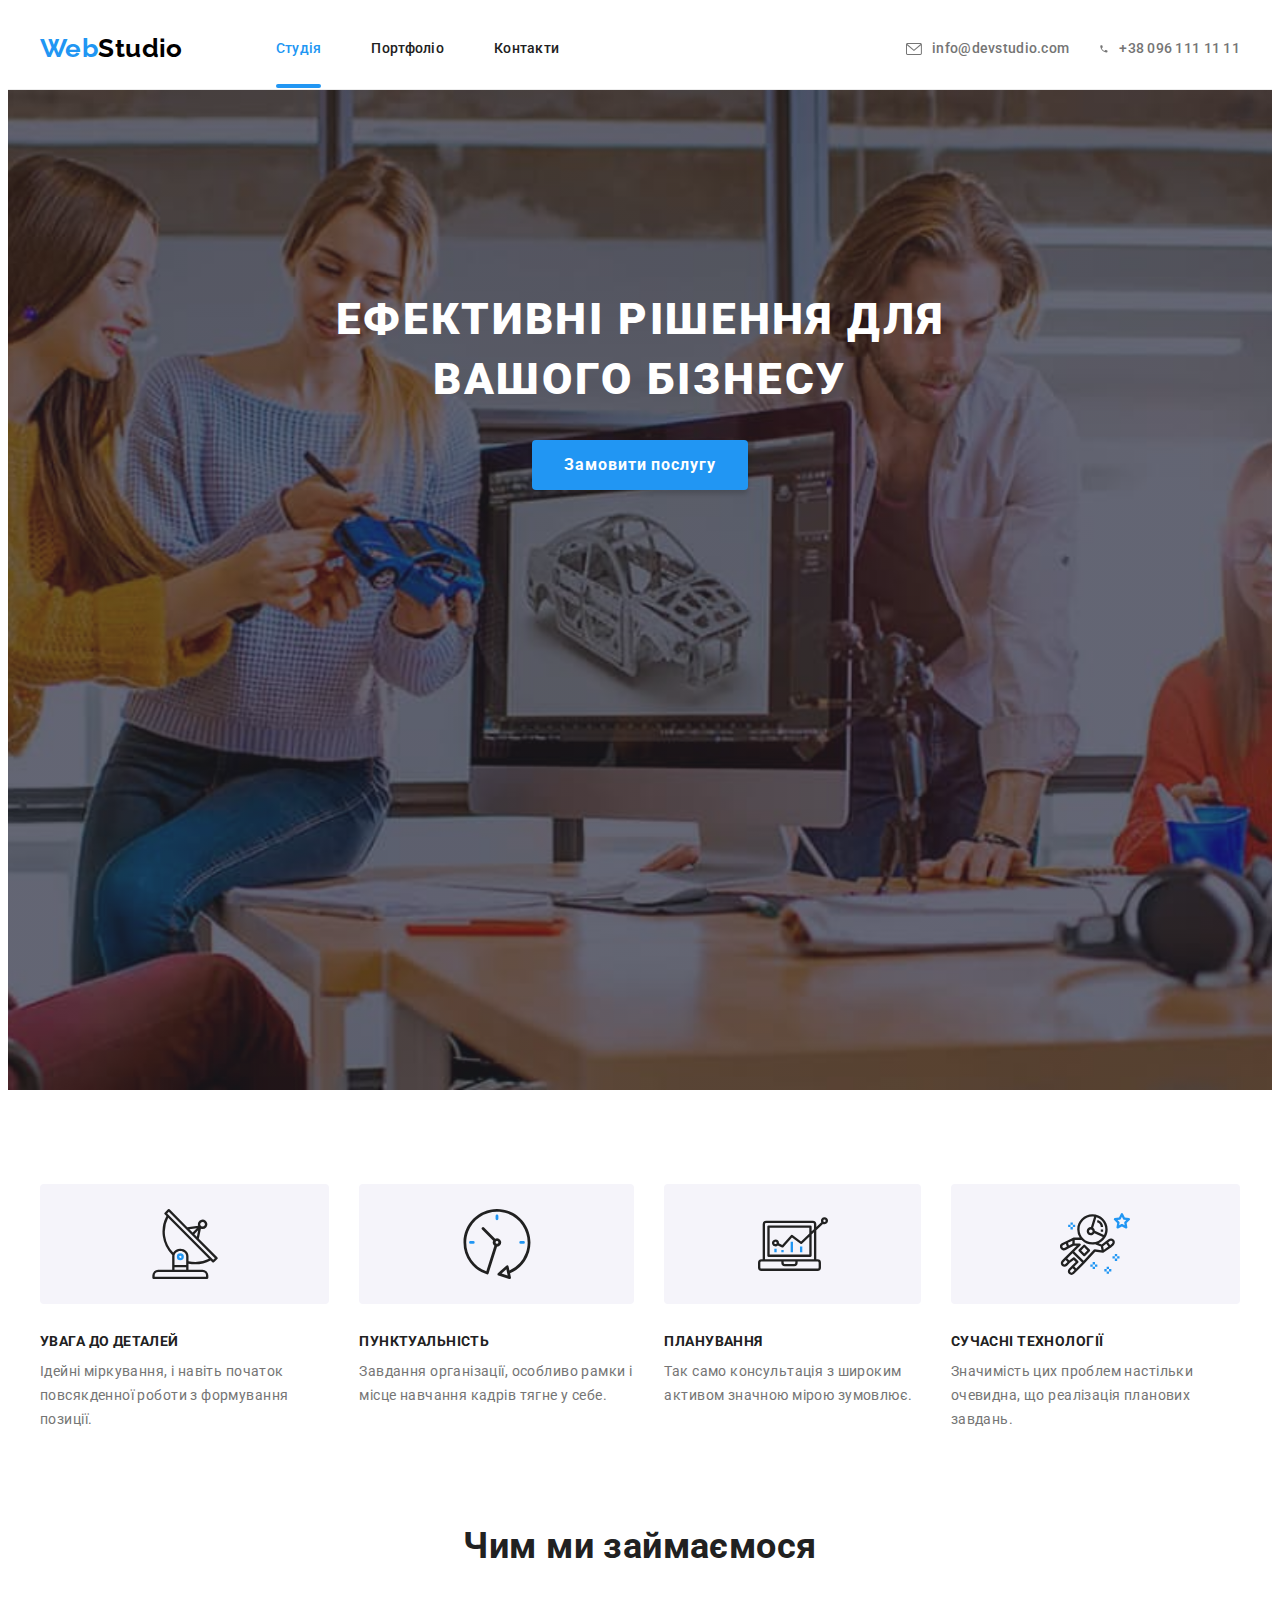
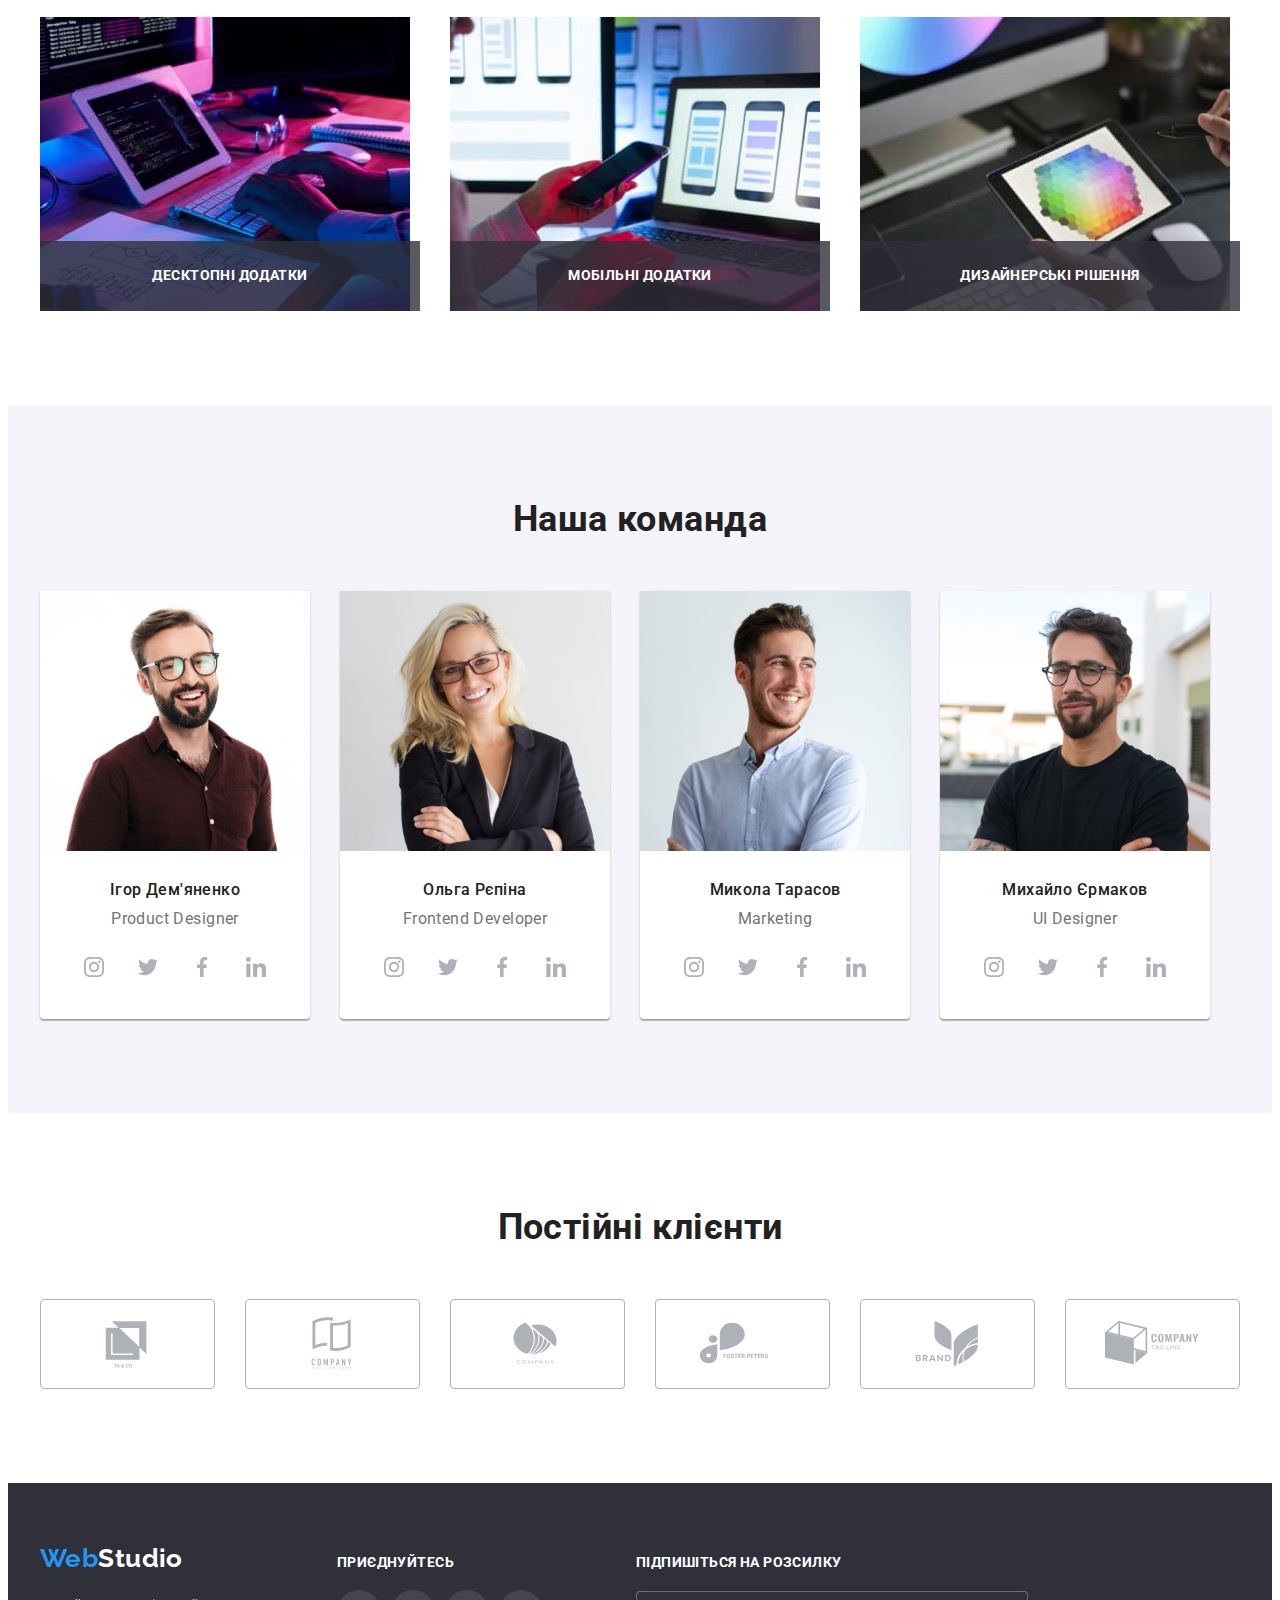
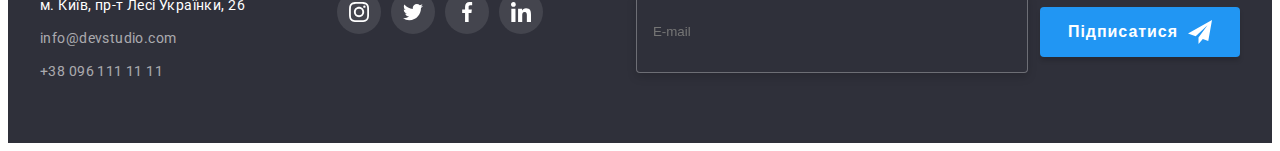
<file: index.html>
<!DOCTYPE html>
<html lang="uk">
  <head>
    <meta charset="UTF-8" />
    <meta http-equiv="X-UA-Compatible" content="IE=edge" />
    <meta name="viewport" content="width=device-width, initial-scale=1.0" />
    <title>WebStudio</title>
    <link rel="preconnect" href="https://fonts.googleapis.com" />
    <link rel="preconnect" href="https://fonts.gstatic.com" crossorigin />
    <link
      href="https://fonts.googleapis.com/css2?family=Raleway:wght@700&family=Roboto:wght@400;500;700;900&display=swap"
      rel="stylesheet"
    />
    <link
      rel="stylesheet"
      href="https://cdnjs.cloudflare.com/ajax/libs/modern-normalize/1.1.0/modern-normalize.min.css"
      integrity="sha512-wpPYUAdjBVSE4KJnH1VR1HeZfpl1ub8YT/NKx4PuQ5NmX2tKuGu6U/JRp5y+Y8XG2tV+wKQpNHVUX03MfMFn9Q=="
      crossorigin="anonymous"
      referrerpolicy="no-referrer"
    />
    <link rel="stylesheet" href="./css/styles.css" />
  </head>
  <body>
    <header class="head">
      <!--Логотип-->
      <div class="container head-container">
        <nav class="navigation">
          <a href="index.html" class="logo link"
            >Web<span class="logo-black">Studio</span></a
          >
          <ul class="site-nav list">
            <li>
              <a class="nav-link link current" href="index.html">Студія</a>
            </li>
            <li>
              <a class="nav-link link" href="portfolio.html">Портфоліо</a>
            </li>
            <li><a class="nav-link link" href="index.html">Контакти</a></li>
          </ul>
        </nav>
        <ul class="contacts list">
          <li class="contacts-mail">
            <a class="contacts-link link" href="mailto:info@devstudio.com">
              <svg class="mail-icon" width="16" height="12">
                <use href="./images/symbol-defs.svg#icon-envelope"></use></svg
              >info@devstudio.com</a
            >
          </li>
          <li class="contacts-tel">
            <a class="contacts-link link" href="tel:+380961111111">
              <svg class="phone-icon" width="10" height="16">
                <use href="./images/symbol-defs.svg#icon-phone"></use></svg
              >+38 096 111 11 11</a
            >
          </li>
        </ul>
      </div>
    </header>
    <main>
      <section class="hero section">
        <div class="container hero-container">
          <h1 class="hero-title">Ефективні рішення для вашого бізнесу</h1>
          <button class="hero-button" type="button" data-modal-open>
            Замовити послугу
          </button>
        </div>
      </section>
      <section class="feature section">
        <div class="container">
          <h2 class="visually-hidden">Особливості</h2>
          <ul class="feature-list feature-container">
            <li class="feature-item list">
              <div class="svg-container">
                <svg class="antenna-icon" width="70" height="70">
                  <use href="./images/symbol-defs.svg#icon-antenna-1"></use>
                </svg>
              </div>
              <h3 class="feature-head">Увага до деталей</h3>
              <p class="feature-content">
                Ідейні міркування, і навіть початок повсякденної роботи з
                формування позиції.
              </p>
            </li>
            <li class="feature-item list">
              <div class="svg-container">
                <svg class="clock-icon" width="70" height="70">
                  <use href="./images/symbol-defs.svg#icon-clock-1"></use>
                </svg>
              </div>
              <h3 class="feature-head">Пунктуальність</h3>
              <p class="feature-content">
                Завдання організації, особливо рамки і місце навчання кадрів
                тягне у себе.
              </p>
            </li>
            <li class="feature-item list">
              <div class="svg-container">
                <svg class="diagram-icon" width="70" height="70">
                  <use href="./images/symbol-defs.svg#icon-diagram-1"></use>
                </svg>
              </div>
              <h3 class="feature-head">Планування</h3>
              <p class="feature-content">
                Так само консультація з широким активом значною мірою зумовлює.
              </p>
            </li>
            <li class="feature-item list">
              <div class="svg-container">
                <svg class="astronaut-icon" width="70" height="70">
                  <use href="./images/symbol-defs.svg#icon-astronaut-1"></use>
                </svg>
              </div>
              <h3 class="feature-head">Сучасні технології</h3>
              <p class="feature-content">
                Значимість цих проблем настільки очевидна, що реалізація
                планових завдань.
              </p>
            </li>
          </ul>
        </div>
      </section>
      <section class="projects section">
        <div class="container">
          <h2 class="projects-title">Чим ми займаємося</h2>
          <ul class="projects-list projects-container">
            <li class="projects-item list">
              <img
                class="projects-image"
                src="./images/img1.jpg"
                alt="Розробка"
                width="370"
              />
              <p class="projects-overlay-title">Десктопні додатки</p>
            </li>
            <li class="projects-item list">
              <img
                class="projects-image"
                src="./images/img2.jpg"
                alt="Розробка"
                width="370"
              />
              <p class="projects-overlay-title">Мобільні додатки</p>
            </li>
            <li class="projects-item list">
              <img
                class="projects-image"
                src="./images/img3.jpg"
                alt="Розробка"
                width="370"
              />
              <p class="projects-overlay-title">Дизайнерські рішення</p>
            </li>
          </ul>
        </div>
      </section>
      <section class="team section">
        <div class="container">
          <h2 class="team-title">Наша команда</h2>
          <ul class="team-list team-container">
            <li class="team-item list">
              <img
                class="team-link"
                src="images/img.jpg"
                alt="Дизайнер"
                width="270"
              />
              <div class="team-box">
                <h3 class="team-name">Ігор Дем'яненко</h3>
                <p class="team-post" lang="en">Product Designer</p>
                <ul class="social list">
                  <li class="social-item">
                    <a
                      class="social-internet-link link"
                      href="https://www.instagram.com"
                      target="_blank"
                      rel="noopener noreferrer nofollow"
                      ><svg class="social-icons" width="20" height="20">
                        <use
                          href="./images/symbol-defs.svg#icon-instagram-2"
                        ></use></svg
                    ></a>
                  </li>
                  <li class="social-item">
                    <a
                      class="social-internet-link link"
                      href="https://twitter.com"
                      target="_blank"
                      rel="noopener noreferrer nofollow"
                      ><svg class="social-icons" width="20" height="20">
                        <use
                          href="./images/symbol-defs.svg#icon-twitter-1"
                        ></use></svg
                    ></a>
                  </li>
                  <li class="social-item">
                    <a
                      class="social-internet-link link"
                      href="https://www.facebook.com"
                      target="_blank"
                      rel="noopener noreferrer nofollow"
                      ><svg class="social-icons" width="20" height="20">
                        <use
                          href="./images/symbol-defs.svg#icon-facebook-1"
                        ></use></svg
                    ></a>
                  </li>
                  <li class="social-item">
                    <a
                      class="social-internet-link link"
                      href="https://www.linkedin.com"
                      target="_blank"
                      rel="noopener noreferrer nofollow"
                      ><svg class="social-icons" width="20" height="20">
                        <use
                          href="./images/symbol-defs.svg#icon-linkedin-1"
                        ></use></svg
                    ></a>
                  </li>
                </ul>
              </div>
            </li>
            <li class="team-item list">
              <img
                class="team-link"
                src="images/img(1).jpg"
                alt="Розробник"
                width="270"
              />
              <div class="team-box">
                <h3 class="team-name">Ольга Рєпіна</h3>
                <p class="team-post" lang="en">Frontend Developer</p>
                <ul class="social list">
                  <li class="social-item">
                    <a
                      class="social-internet-link link"
                      href="https://www.instagram.com"
                      target="_blank"
                      rel="noopener noreferrer nofollow"
                      ><svg class="social-icons" width="20" height="20">
                        <use
                          href="./images/symbol-defs.svg#icon-instagram-2"
                        ></use></svg
                    ></a>
                  </li>
                  <li class="social-item">
                    <a
                      class="social-internet-link link"
                      href="https://twitter.com"
                      target="_blank"
                      rel="noopener noreferrer nofollow"
                      ><svg class="social-icons" width="20" height="20">
                        <use
                          href="./images/symbol-defs.svg#icon-twitter-1"
                        ></use></svg
                    ></a>
                  </li>
                  <li class="social-item">
                    <a
                      class="social-internet-link link"
                      href="https://www.facebook.com"
                      target="_blank"
                      rel="noopener noreferrer nofollow"
                      ><svg class="social-icons" width="20" height="20">
                        <use
                          href="./images/symbol-defs.svg#icon-facebook-1"
                        ></use></svg
                    ></a>
                  </li>
                  <li class="social-item">
                    <a
                      class="social-internet-link link"
                      href="https://www.linkedin.com"
                      target="_blank"
                      rel="noopener noreferrer nofollow"
                      ><svg class="social-icons" width="20" height="20">
                        <use
                          href="./images/symbol-defs.svg#icon-linkedin-1"
                        ></use></svg
                    ></a>
                  </li>
                </ul>
              </div>
            </li>
            <li class="team-item list">
              <img
                class="team-link"
                src="images/img(2).jpg"
                alt="Маркетолог"
                width="270"
              />
              <div class="team-box">
                <h3 class="team-name">Микола Тарасов</h3>
                <p class="team-post" lang="en">Marketing</p>
                <ul class="social list">
                  <li class="social-item">
                    <a
                      class="social-internet-link link"
                      href="https://www.instagram.com"
                      target="_blank"
                      rel="noopener noreferrer nofollow"
                      ><svg class="social-icons" width="20" height="20">
                        <use
                          href="./images/symbol-defs.svg#icon-instagram-2"
                        ></use></svg
                    ></a>
                  </li>
                  <li class="social-item">
                    <a
                      class="social-internet-link link"
                      href="https://twitter.com"
                      target="_blank"
                      rel="noopener noreferrer nofollow"
                      ><svg class="social-icons" width="20" height="20">
                        <use
                          href="./images/symbol-defs.svg#icon-twitter-1"
                        ></use></svg
                    ></a>
                  </li>
                  <li class="social-item">
                    <a
                      class="social-internet-link link"
                      href="https://www.facebook.com"
                      target="_blank"
                      rel="noopener noreferrer nofollow"
                      ><svg class="social-icons" width="20" height="20">
                        <use
                          href="./images/symbol-defs.svg#icon-facebook-1"
                        ></use></svg
                    ></a>
                  </li>
                  <li class="social-item">
                    <a
                      class="social-internet-link link"
                      href="https://www.linkedin.com"
                      target="_blank"
                      rel="noopener noreferrer nofollow"
                      ><svg class="social-icons" width="20" height="20">
                        <use
                          href="./images/symbol-defs.svg#icon-linkedin-1"
                        ></use></svg
                    ></a>
                  </li>
                </ul>
              </div>
            </li>
            <li class="team-item list">
              <img
                class="team-link"
                src="images/img(3).jpg"
                alt="UI Дизайнер"
                width="270"
              />
              <div class="team-box">
                <h3 class="team-name">Михайло Єрмаков</h3>
                <p class="team-post" lang="en">UI Designer</p>
                <ul class="social list">
                  <li class="social-item">
                    <a
                      class="social-internet-link link"
                      href="https://www.instagram.com"
                      target="_blank"
                      rel="noopener noreferrer nofollow"
                      ><svg class="social-icons" width="20" height="20">
                        <use
                          href="./images/symbol-defs.svg#icon-instagram-2"
                        ></use></svg
                    ></a>
                  </li>
                  <li class="social-item">
                    <a
                      class="social-internet-link link"
                      href="https://twitter.com"
                      target="_blank"
                      rel="noopener noreferrer nofollow"
                      ><svg class="social-icons" width="20" height="20">
                        <use
                          href="./images/symbol-defs.svg#icon-twitter-1"
                        ></use></svg
                    ></a>
                  </li>
                  <li class="social-item">
                    <a
                      class="social-internet-link link"
                      href="https://www.facebook.com"
                      target="_blank"
                      rel="noopener noreferrer nofollow"
                      ><svg class="social-icons" width="20" height="20">
                        <use
                          href="./images/symbol-defs.svg#icon-facebook-1"
                        ></use></svg
                    ></a>
                  </li>
                  <li class="social-item">
                    <a
                      class="social-internet-link link"
                      href="https://www.linkedin.com"
                      target="_blank"
                      rel="noopener noreferrer nofollow"
                      ><svg class="social-icons" width="20" height="20">
                        <use
                          href="./images/symbol-defs.svg#icon-linkedin-1"
                        ></use></svg
                    ></a>
                  </li>
                </ul>
              </div>
            </li>
          </ul>
        </div>
      </section>
      <section class="brands section">
        <div class="container">
          <h2 class="brands-title">Постійні клієнти</h2>
          <ul class="brands-list list">
            <li class="brands-item">
              <a class="brands-link" href="./index.html"
                ><svg class="brands-icon" width="106" height="60">
                  <use href="./images/symbol-defs.svg#icon-Logo"></use></svg
              ></a>
            </li>
            <li class="brands-item">
              <a class="brands-link" href="./index.html"
                ><svg class="brands-icon" width="106" height="60">
                  <use href="./images/symbol-defs.svg#icon-Logo-1"></use></svg
              ></a>
            </li>
            <li class="brands-item">
              <a class="brands-link" href="./index.html"
                ><svg class="brands-icon" width="106" height="60">
                  <use href="./images/symbol-defs.svg#icon-Logo-2"></use></svg
              ></a>
            </li>
            <li class="brands-item">
              <a class="brands-link" href="./index.html"
                ><svg class="brands-icon" width="106" height="60">
                  <use href="./images/symbol-defs.svg#icon-Logo-3"></use></svg
              ></a>
            </li>
            <li class="brands-item">
              <a class="brands-link" href="./index.html"
                ><svg class="brands-icon" width="106" height="60">
                  <use href="./images/symbol-defs.svg#icon-Logo-4"></use></svg
              ></a>
            </li>
            <li class="brands-item">
              <a class="brands-link" href="./index.html"
                ><svg class="brands-icon" width="106" height="60">
                  <use href="./images/symbol-defs.svg#icon-Logo-5"></use></svg
              ></a>
            </li>
          </ul>
        </div>
      </section>
    </main>
    <footer class="foot">
      <div class="container foot-container">
        <div class="foot-block">
          <a href="./index.html" class="footer-logo link"
            >Web<span class="logo-white">Studio</span></a
          >
          <address class="adress">
            <ul class="adress-list">
              <li class="adress-item list">
                <a
                  class="adress-link link"
                  href="https://goo.gl/maps/CPtrU1FHBa2aNyZL9"
                  target="_blank"
                  rel="noopener noreferrer nofollow"
                  >м. Київ, пр-т Лесі Українки, 26</a
                >
              </li>
              <li class="adress-item list">
                <a class="adress-adress link" href="mailto:info@devstudio.com"
                  >info@devstudio.com</a
                >
              </li>
              <li class="adress-item list">
                <a class="adress-adress link" href="tel:+380961111111"
                  >+38 096 111 11 11</a
                >
              </li>
            </ul>
          </address>
        </div>
        <div class="foot-soc">
          <h2 class="join">Приєднуйтесь</h2>
          <ul class="join-list list">
            <li class="join-item">
              <a
                class="join-internet-link"
                href="https://www.instagram.com"
                target="_blank"
                rel="noopener noreferrer nofollow"
                ><svg class="join-social-icons" width="20" height="20">
                  <use
                    href="./images/symbol-defs.svg#icon-instagram-2"
                  ></use></svg
              ></a>
            </li>
            <li class="join-item">
              <a
                class="join-internet-link"
                href="https://twitter.com"
                target="_blank"
                rel="noopener noreferrer nofollow"
                ><svg class="join-social-icons" width="20" height="20">
                  <use
                    href="./images/symbol-defs.svg#icon-twitter-1"
                  ></use></svg
              ></a>
            </li>
            <li class="join-item">
              <a
                class="join-internet-link"
                href="https://www.facebook.com"
                target="_blank"
                rel="noopener noreferrer nofollow"
                ><svg class="join-social-icons" width="20" height="20">
                  <use
                    href="./images/symbol-defs.svg#icon-facebook-1"
                  ></use></svg
              ></a>
            </li>
            <li class="join-item">
              <a
                class="join-internet-link"
                href="https://www.linkedin.com"
                target="_blank"
                rel="noopener noreferrer nofollow"
                ><svg class="join-social-icons" width="20" height="20">
                  <use
                    href="./images/symbol-defs.svg#icon-linkedin-1"
                  ></use></svg
              ></a>
            </li>
          </ul>
        </div>
        <!--</div>-->
        <div class="foot-subscribe">
          <h2 class="foot-form-title">Підпишіться на розсилку</h2>
          <form class="foot-form">
            <label class="foot-label" for="foot-mail">
              <input
                type="text"
                name="mail"
                class="foot-input"
                id="foot-mail"
                placeholder="E-mail"
                required
              />
            </label>
            <button class="foot-button" type="submit">
              <span>Підписатися</span>
              <span class="foot-icon">
                <svg class="icon-send" width="24" height="24">
                  <use href="./images/symbol-defs.svg#icon-icon-send"></use>
                </svg>
              </span>
            </button>
          </form>
        </div>
      </div>
    </footer>
    <div class="backdrop is-hidden" data-modal>
      <div class="modal">
        <button type="button" class="modal-close" data-modal-close>
          <svg class="modal-close-icon" width="18" height="18">
            <use href="./images/symbol-defs.svg#icon-close"></use>
          </svg>
        </button>
        <p class="modal-title">Залиште свої дані, ми вам передзвонимо</p>
        <form class="modal-form">
          <div class="modal-field">
            <label for="user-name" class="input-label">Ім'я</label>
            <div class="input-wrap">
              <input
                type="text"
                name="user-name"
                class="modal-input"
                id="user-name"
                required
              />
              <svg class="modal-input-icon" width="18" height="18">
                <use href="./images/symbol-defs.svg#icon-person"></use>
              </svg>
            </div>
          </div>
          <div class="modal-field">
            <label for="tel" class="input-label">Телефон</label>
            <div class="input-wrap">
              <input
                type="tel"
                name="user-tel"
                class="modal-input"
                id="tel"
                required
              />
              <svg class="modal-input-icon" width="18" height="18">
                <use href="./images/symbol-defs.svg#icon-phone"></use>
              </svg>
            </div>
          </div>
          <div class="modal-field">
            <label for="email" class="input-label">Пошта</label>
            <div class="input-wrap">
              <input
                type="email"
                name="user-email"
                class="modal-input"
                id="email"
                required
              />
              <svg class="modal-input-icon" width="18" height="18">
                <use href="./images/symbol-defs.svg#icon-email"></use>
              </svg>
            </div>
          </div>
          <div class="modal-field">
            <label for="user-comment" class="input-label">Коментар</label>
            <div class="input-wrap">
              <textarea
                name="user-comment"
                id="user-comment"
                class="modal-text"
                placeholder="Введіть текст"
              ></textarea>
            </div>
          </div>
          <div class="modal-field">
            <label for="agree" class="check-text">
              <input
                type="checkbox"
                class="input-check visually-hidden"
                name="agree"
                value="true"
                id="agree"
              />
              <span class="custom-check">
                <svg class="check-icon" width="16" height="15">
                  <use href="./images/symbol-defs.svg#icon-icon-check"></use>
                </svg> </span
              >Погоджуюся з розсилкою та приймаю&nbsp;
              <a class="user-agreement-link" href="./index.html"
                >Умови договору</a
              ></label
            >
          </div>
          <button class="check-button" type="submit">Відправити</button>
        </form>
      </div>
    </div>
    <script src="./js/modal.js"></script>
  </body>
</html>
</file>
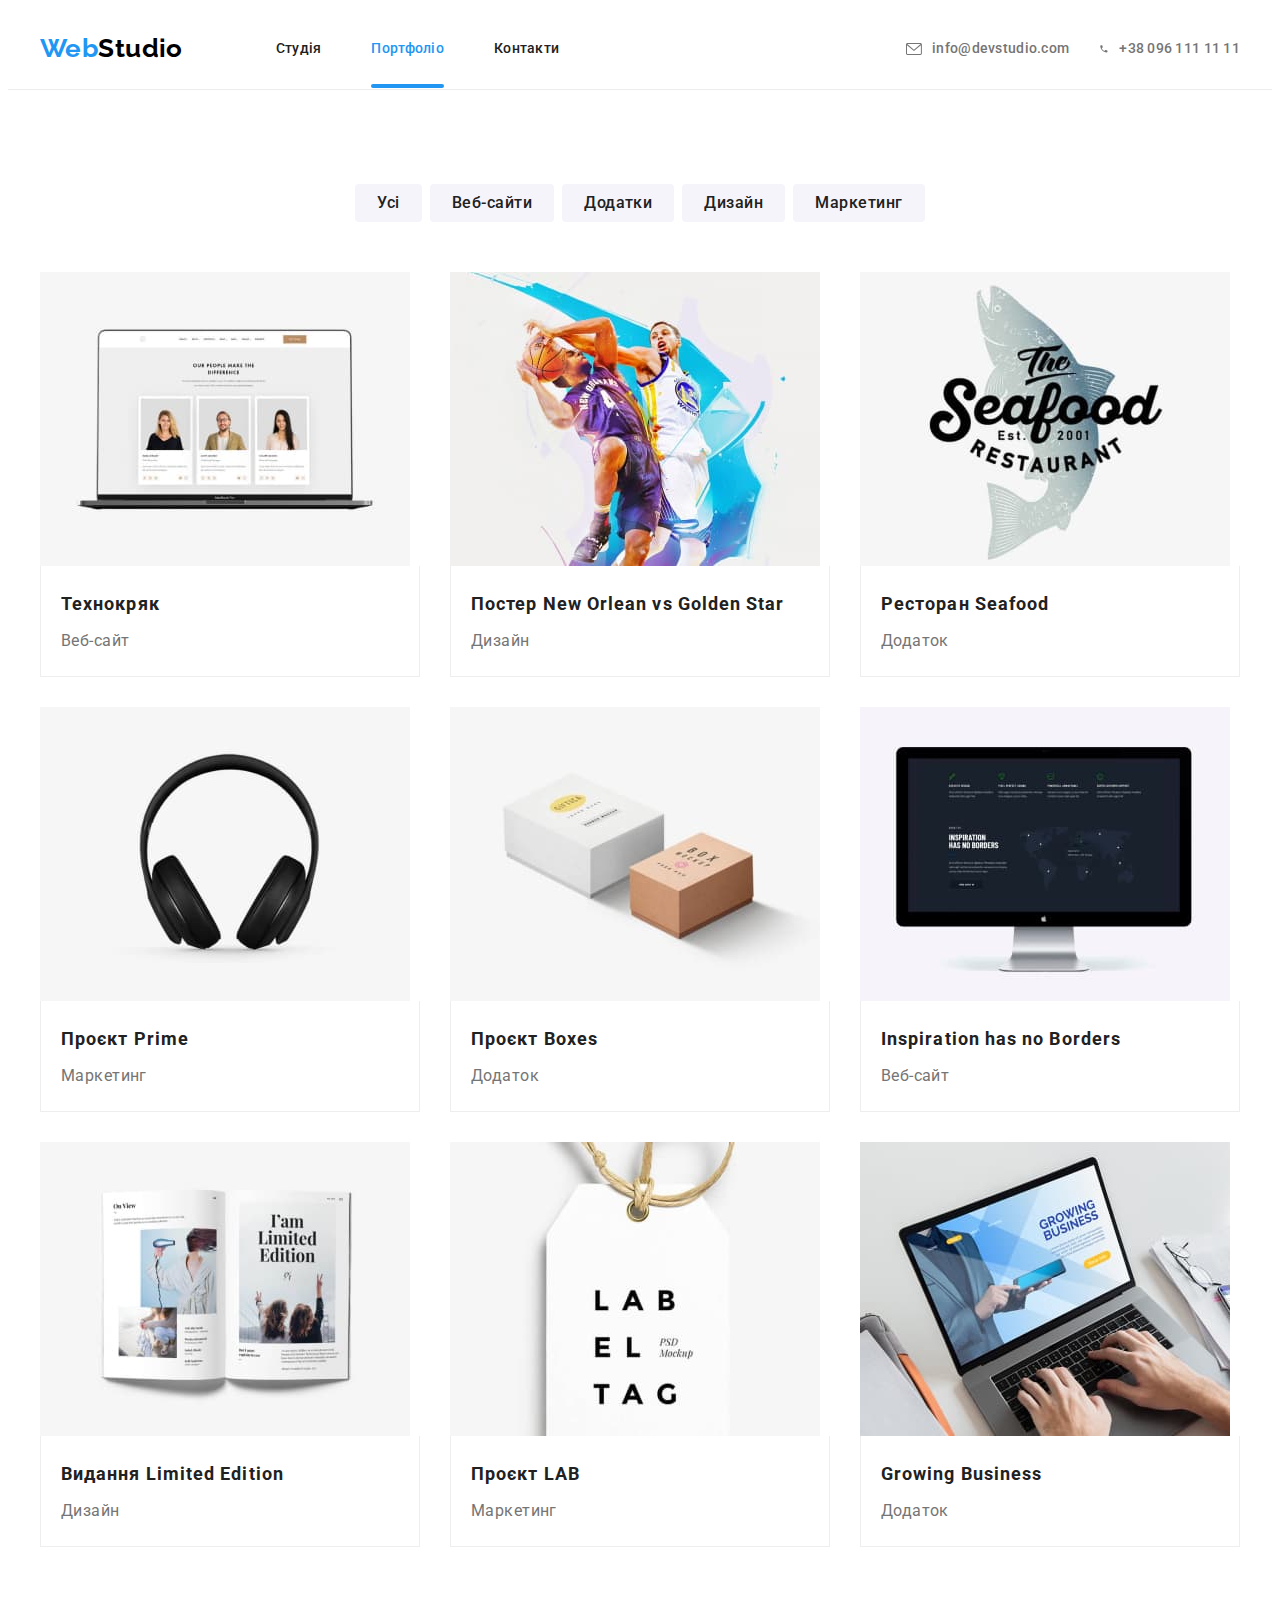
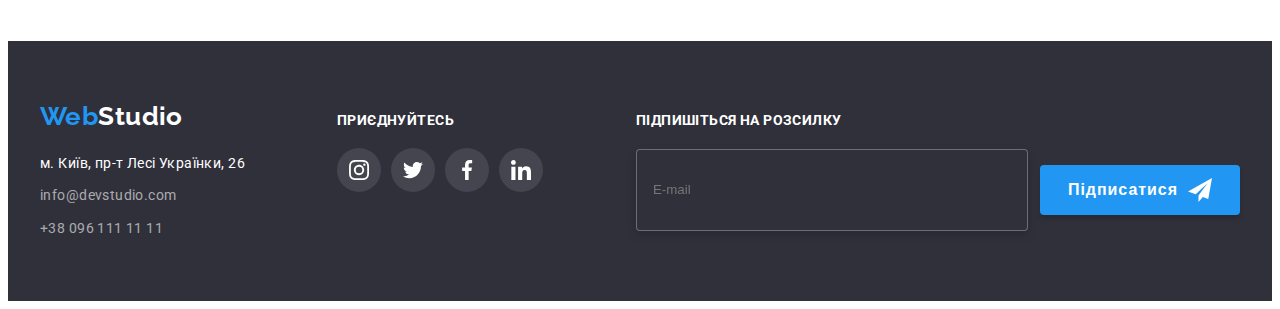
<file: portfolio.html>
<!DOCTYPE html>
<html lang="uk">
  <head>
    <meta charset="UTF-8" />
    <meta http-equiv="X-UA-Compatible" content="IE=edge" />
    <meta name="viewport" content="width=device-width, initial-scale=1.0" />
    <title>WebStudio</title>
    <link rel="preconnect" href="https://fonts.googleapis.com" />
    <link rel="preconnect" href="https://fonts.gstatic.com" crossorigin />
    <link
      href="https://fonts.googleapis.com/css2?family=Raleway:wght@700&family=Roboto:wght@400;500;700;900&display=swap"
      rel="stylesheet"
    />
    <link
      rel="stylesheet"
      href="https://cdnjs.cloudflare.com/ajax/libs/modern-normalize/1.1.0/modern-normalize.min.css"
      integrity="sha512-wpPYUAdjBVSE4KJnH1VR1HeZfpl1ub8YT/NKx4PuQ5NmX2tKuGu6U/JRp5y+Y8XG2tV+wKQpNHVUX03MfMFn9Q=="
      crossorigin="anonymous"
      referrerpolicy="no-referrer"
    />
    <link rel="stylesheet" href="./css/styles.css" />
  </head>
  <body>
    <header class="head">
      <!--Логотип-->
      <div class="container head-container">
        <nav class="navigation">
          <a href="index.html" class="logo link"
            >Web<span class="logo-black">Studio</span></a
          >
          <ul class="site-nav list">
            <li>
              <a class="nav-link link" href="index.html">Студія</a>
            </li>
            <li>
              <a class="nav-link link current" href="portfolio.html"
                >Портфоліо</a
              >
            </li>
            <li><a class="nav-link link" href="index.html">Контакти</a></li>
          </ul>
        </nav>
        <ul class="contacts list">
          <li class="contacts-mail">
            <a class="contacts-link link" href="mailto:info@devstudio.com">
              <svg class="mail-icon" width="16" height="12">
                <use href="./images/symbol-defs.svg#icon-envelope"></use></svg
              >info@devstudio.com</a
            >
          </li>
          <li class="contacts-tel">
            <a class="contacts-link link" href="tel:+380961111111">
              <svg class="phone-icon" width="10" height="16">
                <use href="./images/symbol-defs.svg#icon-phone"></use></svg
              >+38 096 111 11 11</a
            >
          </li>
        </ul>
      </div>
    </header>
    <main>
      <section class="galery section">
        <div class="container">
          <h1 class="visually-hidden">Галерея</h1>
          <ul class="galery-list list">
            <li class="list-btn">
              <button class="galery-btn" type="button">Усі</button>
            </li>
            <li class="list-btn">
              <button class="galery-btn" type="button">Веб-сайти</button>
            </li>
            <li class="list-btn">
              <button class="galery-btn" type="button">Додатки</button>
            </li>
            <li class="list-btn">
              <button class="galery-btn" type="button">Дизайн</button>
            </li>
            <li class="list-btn">
              <button class="galery-btn" type="button">Маркетинг</button>
            </li>
          </ul>
          <ul class="galery-photo">
            <li class="galery-card list">
              <a class="galery-card-link link" href="./portfolio.html">
                <div class="galery-top-wrap">
                  <img
                    class="galery-link"
                    src="./images/website.jpg"
                    alt="Вебсайт"
                    width="370"
                  />
                  <p class="galery-top-text">
                    Ресурс пропонує комплексні пропозиції з різним рівнем
                    функціоналу та сервісів. Все це дозволить відвідувачу
                    отримати вичерпні відомості про компанію чи приватну особу.
                  </p>
                </div>
                <div class="galery-box">
                  <h2 class="galery-title">Технокряк</h2>
                  <p class="galery-print">Веб-сайт</p>
                </div>
              </a>
            </li>
            <li class="galery-card list">
              <a class="galery-card-link link" href="./portfolio.html">
                <div class="galery-top-wrap">
                  <img
                    class="galery-link"
                    src="./images/poster.jpg"
                    alt="Баскетболісти"
                    width="370"
                  />
                  <p class="galery-top-text">
                    Ресурс пропонує комплексні пропозиції з різним рівнем
                    функціоналу та сервісів. Все це дозволить відвідувачу
                    отримати вичерпні відомості про компанію чи приватну особу.
                  </p>
                </div>
                <div class="galery-box">
                  <h2 class="galery-title" lang="en">
                    Постер New Orlean vs Golden Star
                  </h2>
                  <p class="galery-print">Дизайн</p>
                </div>
              </a>
            </li>
            <li class="galery-card list">
              <a class="galery-card-link link" href="./portfolio.html">
                <div class="galery-top-wrap">
                  <img
                    class="galery-link"
                    src="./images/restaurant.jpg"
                    alt="Логотип ресторана"
                    width="370"
                  />
                  <p class="galery-top-text">
                    Ресурс пропонує комплексні пропозиції з різним рівнем
                    функціоналу та сервісів. Все це дозволить відвідувачу
                    отримати вичерпні відомості про компанію чи приватну особу.
                  </p>
                </div>
                <div class="galery-box">
                  <h2 class="galery-title" lang="en">Ресторан Seafood</h2>
                  <p class="galery-print">Додаток</p>
                </div>
              </a>
            </li>
            <li class="galery-card list">
              <a class="galery-card-link link" href="./portfolio.html">
                <div class="galery-top-wrap">
                  <img
                    class="galery-link"
                    src="./images/prime.jpg"
                    alt="Навушники"
                    width="370"
                  />
                  <p class="galery-top-text">
                    Ресурс пропонує комплексні пропозиції з різним рівнем
                    функціоналу та сервісів. Все це дозволить відвідувачу
                    отримати вичерпні відомості про компанію чи приватну особу.
                  </p>
                </div>
                <div class="galery-box">
                  <h2 class="galery-title" lang="en">Проєкт Prime</h2>
                  <p class="galery-print">Маркетинг</p>
                </div>
              </a>
            </li>
            <li class="galery-card list">
              <a class="galery-card-link link" href="./portfolio.html">
                <div class="galery-top-wrap">
                  <img
                    class="galery-link"
                    src="./images/boxes.jpg"
                    alt="Коробки"
                    width="370"
                  />
                  <p class="galery-top-text">
                    Ресурс пропонує комплексні пропозиції з різним рівнем
                    функціоналу та сервісів. Все це дозволить відвідувачу
                    отримати вичерпні відомості про компанію чи приватну особу.
                  </p>
                </div>
                <div class="galery-box">
                  <h2 class="galery-title" lang="en">Проєкт Boxes</h2>
                  <p class="galery-print">Додаток</p>
                </div>
              </a>
            </li>
            <li class="galery-card list">
              <a class="galery-card-link link" href="./portfolio.html">
                <div class="galery-top-wrap">
                  <img
                    class="galery-link"
                    src="./images/monitor.jpg"
                    alt="Монітор"
                    width="370"
                  />
                  <p class="galery-top-text">
                    Ресурс пропонує комплексні пропозиції з різним рівнем
                    функціоналу та сервісів. Все це дозволить відвідувачу
                    отримати вичерпні відомості про компанію чи приватну особу.
                  </p>
                </div>
                <div class="galery-box">
                  <h2 class="galery-title" lang="en">
                    Inspiration has no Borders
                  </h2>
                  <p class="galery-print">Веб-сайт</p>
                </div>
              </a>
            </li>
            <li class="galery-card list">
              <a class="galery-card-link link" href="./portfolio.html">
                <div class="galery-top-wrap">
                  <img
                    class="galery-link"
                    src="./images/journal.jpg"
                    alt="Журнал"
                    width="370"
                  />
                  <p class="galery-top-text">
                    Ресурс пропонує комплексні пропозиції з різним рівнем
                    функціоналу та сервісів. Все це дозволить відвідувачу
                    отримати вичерпні відомості про компанію чи приватну особу.
                  </p>
                </div>
                <div class="galery-box">
                  <h2 class="galery-title" lang="en">
                    Видання Limited Edition
                  </h2>
                  <p class="galery-print">Дизайн</p>
                </div>
              </a>
            </li>
            <li class="galery-card list">
              <a class="galery-card-link link" href="./portfolio.html">
                <div class="galery-top-wrap">
                  <img
                    class="galery-link"
                    src="./images/lable.jpg"
                    alt="Етикетка"
                    width="370"
                  />
                  <p class="galery-top-text">
                    Ресурс пропонує комплексні пропозиції з різним рівнем
                    функціоналу та сервісів. Все це дозволить відвідувачу
                    отримати вичерпні відомості про компанію чи приватну особу.
                  </p>
                </div>
                <div class="galery-box">
                  <h2 class="galery-title" lang="en">Проєкт LAB</h2>
                  <p class="galery-print">Маркетинг</p>
                </div>
              </a>
            </li>
            <li class="galery-card list">
              <a class="galery-card-link link" href="./portfolio.html">
                <div class="galery-top-wrap">
                  <img
                    class="galery-link"
                    src="./images/notebook.jpg"
                    alt="Ноутбук"
                    width="370"
                  />
                  <p class="galery-top-text">
                    Ресурс пропонує комплексні пропозиції з різним рівнем
                    функціоналу та сервісів. Все це дозволить відвідувачу
                    отримати вичерпні відомості про компанію чи приватну особу.
                  </p>
                </div>
                <div class="galery-box">
                  <h2 class="galery-title" lang="en">Growing Business</h2>
                  <p class="galery-print">Додаток</p>
                </div>
              </a>
            </li>
          </ul>
        </div>
      </section>
    </main>
    <footer class="foot">
      <div class="container foot-container">
        <div class="foot-block">
          <a href="./index.html" class="footer-logo link"
            >Web<span class="logo-white">Studio</span></a
          >
          <address class="adress">
            <ul class="adress-list">
              <li class="adress-item list">
                <a
                  class="adress-link link"
                  href="https://goo.gl/maps/CPtrU1FHBa2aNyZL9"
                  target="_blank"
                  rel="noopener noreferrer nofollow"
                  >м. Київ, пр-т Лесі Українки, 26</a
                >
              </li>
              <li class="adress-item list">
                <a class="adress-adress link" href="mailto:info@devstudio.com"
                  >info@devstudio.com</a
                >
              </li>
              <li class="adress-item list">
                <a class="adress-adress link" href="tel:+380961111111"
                  >+38 096 111 11 11</a
                >
              </li>
            </ul>
          </address>
        </div>
        <div class="foot-soc">
          <h2 class="join">Приєднуйтесь</h2>
          <ul class="join-list list">
            <li class="join-item">
              <a
                class="join-internet-link"
                href="https://www.instagram.com"
                target="_blank"
                rel="noopener noreferrer nofollow"
                ><svg class="join-social-icons" width="20" height="20">
                  <use
                    href="./images/symbol-defs.svg#icon-instagram-2"
                  ></use></svg
              ></a>
            </li>
            <li class="join-item">
              <a
                class="join-internet-link"
                href="https://twitter.com"
                target="_blank"
                rel="noopener noreferrer nofollow"
                ><svg class="join-social-icons" width="20" height="20">
                  <use
                    href="./images/symbol-defs.svg#icon-twitter-1"
                  ></use></svg
              ></a>
            </li>
            <li class="join-item">
              <a
                class="join-internet-link"
                href="https://www.facebook.com"
                target="_blank"
                rel="noopener noreferrer nofollow"
                ><svg class="join-social-icons" width="20" height="20">
                  <use
                    href="./images/symbol-defs.svg#icon-facebook-1"
                  ></use></svg
              ></a>
            </li>
            <li class="join-item">
              <a
                class="join-internet-link"
                href="https://www.linkedin.com"
                target="_blank"
                rel="noopener noreferrer nofollow"
                ><svg class="join-social-icons" width="20" height="20">
                  <use
                    href="./images/symbol-defs.svg#icon-linkedin-1"
                  ></use></svg
              ></a>
            </li>
          </ul>
        </div>
        <!--</div>-->
        <div class="foot-subscribe">
          <h2 class="foot-form-title">Підпишіться на розсилку</h2>
          <form class="foot-form">
            <label class="foot-label" for="foot-mail">
              <input
                type="text"
                name="mail"
                class="foot-input"
                id="foot-mail"
                placeholder="E-mail"
                required
              />
            </label>
            <button class="foot-button" type="submit">
              <span>Підписатися</span>
              <span class="foot-icon">
                <svg class="icon-send" width="24" height="24">
                  <use href="./images/symbol-defs.svg#icon-icon-send"></use>
                </svg>
              </span>
            </button>
          </form>
        </div>
      </div>
    </footer>
  </body>
</html>
</file>
<file: css/styles.css>
:root {
  --main-color-text: #212121;
  --second-color-text: #757575;
  --background-color: #f5f5f5;
  --accent-color: #2196f3;
  --hero-color: #ffffff;
  --background-second-color: #2f303a;
  --logo-color: #000000;
  --border: #eeeeee;
  --section-bg: #f5f4fa;
  --adress-color: rgba(255, 255, 255, 0.6);
  --line-color: #ececec;
  --button-second-color: #188ce8;
  --social-network-color: #afb1b8;
  --transition-time: cubic-bezier(0.4, 0, 0.2, 1);
}
body {
  font-family: "Roboto", "San-serif";
  color: var(--main-color-text);
  background-color: var(--hero-color);
  font-size: 14px;
  letter-spacing: 0.03em;
}
p,
h1,
h2,
h3,
h4,
h5,
h6 {
  margin: 0;
}
ul,
ol {
  margin: 0;
  padding-left: 0;
}
button {
  cursor: pointer;
  /*display: block;*/
  border: none;
  border-radius: 4px;
}
address {
  font-style: normal;
}
img {
  display: block;
  max-width: 100%;
  height: auto;
}
.section {
  padding-top: 94px;
  padding-bottom: 94px;
}
.container {
  width: 1200px;
  padding: 0 15px;
  margin: 0 auto;
  /*outline: 2px solid tomato;*/
}
.list {
  padding: 0;
  margin: 0;
  list-style: none;
}
.link {
  text-decoration: none;
}
.head {
  border-bottom: 1px solid #ececec;
}
.head-container {
  display: flex;
  align-items: center;
  justify-content: space-between;
}
.logo {
  font-family: "Raleway";
  font-weight: 700;
  font-size: 26px;
  line-height: 1.19;
  color: var(--accent-color);
  margin-right: 93px;
}
.logo-black {
  color: #000000;
}
.navigation {
  display: flex;
  align-items: center;
}
.site-nav {
  display: flex;
  gap: 50px;
  padding-top: 32px;
  padding-bottom: 32px;
}
.contacts {
  display: flex;
  margin-left: auto;
}
.nav-link {
  position: relative;
  font-weight: 500;
  line-height: 1.14;
  letter-spacing: 0.02em;
  color: var(--main-color-text);
  padding-top: 32px;
  padding-bottom: 32px;
  transition-property: color;
  transition-duration: 250ms;
  transition-timing-function: var(--transition-time);
}
.nav-link:hover,
.nav-link:focus {
  color: var(--accent-color);
}
.current {
  color: var(--accent-color);
}
.current::after {
  position: absolute;
  bottom: 0;
  content: "";
  width: 100%;
  height: 4px;
  border-radius: 2px;
  background-color: var(--accent-color);
  display: block;
}
.contacts-link {
  font-weight: 500;
  font-size: 14px;
  line-height: 1.14;
  letter-spacing: 0.02em;
  color: var(--second-color-text);
  padding-top: 32px;
  padding-bottom: 32px;
  transition-property: color;
  transition-duration: 250ms;
  transition-timing-function: var(--transition-time);
}
.contacts-link:hover,
.contacts-link:focus {
  color: var(--accent-color);
}
.mail-icon {
  vertical-align: middle;
  margin-right: 10px;
  fill: currentColor;
  width: 16px;
  height: 12px;
  transition-property: fill;
  transition-duration: 250ms;
  transition-timing-function: var(--transition-time);
}
.mail-icon:hover,
.mail-icon:focus {
  fill: var(--accent-color);
}
.phone-icon {
  vertical-align: middle;
  margin-right: 10px;
  fill: currentColor;
  transition-property: fill;
  transition-duration: 250ms;
  transition-timing-function: var(--transition-time);
}
.phone-icon:hover,
.phone-icon:focus {
  fill: var(--accent-color);
}
.contacts-tel {
  margin-left: 30px;
}
/*-----------HERO----------------*/
.hero {
  /*background: var(--background-second-color);*/
  padding-top: 200px;
  padding-bottom: 200px;
  text-align: center;
  max-width: 1600px;
  height: 600px;
  margin-left: auto;
  margin-right: auto;
  background-image: linear-gradient(
      rgba(47, 48, 58, 0.4),
      rgba(47, 48, 58, 0.4)
    ),
    url(../images/hero.jpg);
  background-repeat: no-repeat;
  background-size: cover;
  background-position: center;
}
.hero-title {
  font-weight: 900;
  font-size: 44px;
  line-height: 1.36;
  text-align: center;
  letter-spacing: 0.06em;
  text-transform: uppercase;
  color: var(--hero-color);
  width: 696px;
  justify-content: center;
  margin-left: auto;
  margin-right: auto;
  margin-bottom: 30px;
}
.hero-button {
  font-family: inherit;
  font-weight: 700;
  font-size: 16px;
  line-height: 1.87;
  align-items: center;
  text-align: center;
  letter-spacing: 0.06em;
  color: var(--hero-color);
  background: var(--accent-color);
  box-shadow: 0px 4px 4px rgba(0, 0, 0, 0.15);
  min-width: 216px;
  padding: 10px 32px;
  border: none;
  transition-property: background-color;
  transition-duration: 250ms;
  transition-timing-function: var(--transition-time);
}
.hero-button:hover,
.hero-button:focus {
  background-color: var(--button-second-color);
}
/*-----------------FEATURES--------------------*/

.visually-hidden {
  position: absolute;
  white-space: nowrap;
  width: 1px;
  height: 1px;
  overflow: hidden;
  border: 0;
  padding: 0;
  clip: rect(0 0 0 0);
  clip-path: inset(50%);
  margin: -1px;
}
.feature-container {
  display: flex;
  gap: 30px;
}
.svg-container {
  display: flex;
  background-color: var(--section-bg);
  height: 120px;
  justify-content: center;
  align-items: center;
  border-radius: 4px;
  margin-bottom: 30px;
}
.feature-head {
  font-weight: 700;
  line-height: 1.14;
  text-transform: uppercase;
  color: var(--main-color-text);
  font-size: 14px;
  margin-bottom: 10px;
}
.feature-content {
  font-size: 14px;
  line-height: 1.71;
  color: var(--second-color-text);
}
/*------------PROJECTS---------*/

.projects.section {
  padding-top: 0;
}
.projects-title {
  font-weight: 700;
  font-size: 36px;
  line-height: 1.16;
  text-align: center;
  color: var(-main-color-text);
  margin-bottom: 50px;
}
.projects-list {
  display: flex;
  gap: 30px;
}
.projects-item {
  width: calc((100% - 60px) / 3);
  position: relative;
}
.projects-overlay-title {
  font-weight: 700;
  font-size: 14px;
  line-height: 1.14;
  letter-spacing: 0.03em;
  text-transform: uppercase;
  color: var(--hero-color);
  position: absolute;
  bottom: 0;
  width: 100%;
  height: 70px;
  background-color: rgba(47, 48, 58, 0.8);
  display: flex;
  align-items: center;
  justify-content: center;
}
/*----------------TEAM---------------*/
.team {
  background: #f5f4fa;
}
.team-title {
  font-weight: 700;
  font-size: 36px;
  line-height: 1.16;
  text-align: center;
  color: var(--main-color-text);
  margin-bottom: 50px;
}
.team-container {
  display: flex;
  gap: 30px;
}
.team-box {
  padding-top: 30px;
  padding-bottom: 30px;
}
.team-name {
  font-weight: 500;
  font-size: 16px;
  line-height: 1.18;
  text-align: center;
  color: var(--main-color-text);
  margin-bottom: 10px;
}
.team-post {
  font-size: 16px;
  line-height: 1.18;
  text-align: center;
  color: var(--second-color-text);
}
.social {
  display: flex;
  gap: 10px;
  margin-top: 16px;
  justify-content: center;
  align-items: center;
}
.social-item {
  width: 44px;
  height: 44px;
}
.social-internet-link {
  fill: var(--social-network-color);
  width: 100%;
  height: 100%;
  display: flex;
  justify-content: center;
  align-items: center;
  border-radius: 50%;
  transition-property: fill, background-color;
  transition-duration: 250ms;
  transition-timing-function: var(--transition-time);
}
.social-internet-link:hover,
.social-internet-link:focus {
  fill: var(--hero-color);
  background-color: var(--accent-color);
}
.team-item {
  background: var(--hero-color);
  box-shadow: 0px 1px 3px rgba(0, 0, 0, 0.12), 0px 1px 1px rgba(0, 0, 0, 0.14),
    0px 2px 1px rgba(0, 0, 0, 0.2);
  border-radius: 0px 0px 4px 4px;
}
/*-------------CLIENTS--------------*/
.brands-title {
  font-weight: 700;
  font-size: 36px;
  line-height: 1.16;
  text-align: center;
  color: var(--main-color-text);
  margin-bottom: 50px;
}
.brands-list {
  display: flex;
  gap: 30px;
}
.brands-item {
  width: calc((100% - 150px) / 6);
  height: 90px;
}
.brands-link {
  border: 1px solid currentColor;
  border-radius: 4px;
  width: 100%;
  height: 100%;
  display: flex;
  justify-content: center;
  align-items: center;
  box-sizing: border-box;
  color: var(--social-network-color);
  transition-property: color;
  transition-duration: 250ms;
  transition-timing-function: var(--transition-time);
}
.brands-icon {
  fill: currentColor;
}
.brands-link:hover,
.brands-link:focus {
  color: var(--accent-color);
}

/*------------FOOTER--------------*/
.foot {
  background: var(--background-second-color);
  padding-top: 60px;
  padding-bottom: 60px;
}
.foot-container {
  display: flex;
  align-items: baseline;
}
.foot-block {
  width: 231px;
  margin-right: 70px;
}
.footer-logo {
  font-family: "Raleway";
  font-weight: 700;
  font-size: 26px;
  line-height: 1.19;
  color: var(--accent-color);
  margin-bottom: 20px;
  display: inline-block;
}
.logo-white {
  color: var(--hero-color);
}
.adress-item:not(:last-child) {
  margin-bottom: 9px;
}
.adress-link {
  font-style: normal;
  width: 231px;
  line-height: 1.71;
  color: var(--hero-color);
  transition-property: color;
  transition-duration: 250ms;
  transition-timing-function: var(--transition-time);
}
.adress-link:hover,
.adress-link:focus {
  color: var(--accent-color);
}
.adress-adress {
  font-style: normal;
  font-weight: 400;
  line-height: 1.71;
  color: var(--adress-color);
  transition-property: color;
  transition-duration: 250ms;
  transition-timing-function: var(--transition-time);
}
.adress-adress:hover,
.adress-adress:focus {
  color: var(--accent-color);
}
.foot-soc {
  margin-right: 93px;
}
.join {
  font-weight: 700;
  font-size: 14px;
  line-height: 16px;
  letter-spacing: 0.03em;
  text-transform: uppercase;
  color: var(--hero-color);
  margin-bottom: 20px;
}
.join-list {
  display: flex;
  gap: 10px;
  justify-content: center;
}
.join-item {
  width: 44px;
  height: 44px;
}
.join-internet-link {
  fill: var(--hero-color);
  width: 100%;
  height: 100%;
  display: flex;
  justify-content: center;
  align-items: center;
  background: rgba(255, 255, 255, 0.1);
  border-radius: 50%;
  fill: var(--hero-color);
  transition-property: background-color;
  transition-duration: 250ms;
  transition-timing-function: var(--transition-time);
}
.join-internet-link:hover,
.join-internet-link:focus {
  background-color: var(--accent-color);
}
.foot-subscribe {
  margin-right: auto;
}
.foot-form-title {
  font-weight: 700;
  font-size: 14px;
  line-height: 1.14;
  letter-spacing: 0.03em;
  text-transform: uppercase;
  color: var(--hero-color);
  margin-bottom: 20px;
}
.foot-form {
  display: flex;
  font-size: 16px;
  line-height: 1.25;
  align-items: center;
  letter-spacing: 0.03em;
  color: rgba(255, 255, 255, 0.6);
}
.foot-input {
  min-width: 358px;
  height: 50px;
  margin-right: 12px;
  padding: 15px 16px;
  border: 1px solid rgba(255, 255, 255, 0.3);
  filter: drop-shadow(0px 4px 4px rgba(0, 0, 0, 0.15));
  border-radius: 4px;
  background: var(--background-second-color);
}
.foot-button {
  display: block;
  min-width: 200px;
  height: 50px;
  padding: 10px 62px 10px 28px;
  color: var(--hero-color);
  font-weight: 700;
  font-size: 16px;
  line-height: 1.88;
  align-items: center;
  text-align: center;
  letter-spacing: 0.06em;
  background: var(--accent-color);
  box-shadow: 0px 4px 4px rgba(0, 0, 0, 0.15);
  border-radius: 4px;
  position: relative;
  transition-property: background-color;
  transition-duration: 250ms;
  transition-timing-function: var(--transition-time);
}
.foot-button:hover,
.foot-button:focus {
  background-color: var(--button-second-color);
}
.icon-send {
  position: absolute;
  top: 50%;
  right: 28px;
  transform: translateY(-50%);
}

/*---------PORTFOLIO-----------*/

.visually-hidden {
  position: absolute;
  white-space: nowrap;
  width: 1px;
  height: 1px;
  overflow: hidden;
  border: 0;
  padding: 0;
  clip: rect(0 0 0 0);
  clip-path: inset(50%);
  margin: -1px;
}
.galery {
  padding-top: 94px;
  padding-bottom: 94px;
}
.galery-list {
  display: flex;
  justify-content: center;
  gap: 8px;
  margin-bottom: 50px;
}
.galery-btn {
  font-family: inherit;
  font-weight: 500;
  font-size: 16px;
  line-height: 1.62;
  text-align: center;
  letter-spacing: 0.03em;
  color: var(--main-color-text);
  background: #f5f4fa;
  cursor: pointer;
  border-radius: 4px;
  padding: 6px 22px;
  border-color: transparent;
  border: none;
  transition-property: color, background-color, box-shadow;
  transition-duration: 250ms;
  transition-timing-function: var(--transition-time);
}
.galery-btn:hover,
.galery-btn:focus {
  background-color: var(--accent-color);
  color: var(--hero-color);
  box-shadow: 0px 3px 1px rgba(0, 0, 0, 0.1), 0px 1px 2px rgba(0, 0, 0, 0.08),
    0px 2px 2px rgba(0, 0, 0, 0.12);
  border-radius: 4px;
}
.galery-photo {
  display: flex;
  flex-wrap: wrap;
  gap: 30px;
}
.galery-card {
  flex-basis: calc((100% - 60px) / 3);
}
.galery-card-link:hover .galery-top-text,
.galery-card-link:focus .galery-top-text {
  transform: translateY(0);
}
.galery-card-link {
  display: block;
  transition-property: box-shadow;
  transition-duration: 250ms;
  transition-timing-function: var(--transition-time);
}
.galery-card-link:hover,
.galery-card-link:focus {
  box-shadow: 0px 1px 1px rgba(0, 0, 0, 0.12), 0px 4px 4px rgba(0, 0, 0, 0.06),
    1px 4px 6px rgba(0, 0, 0, 0.16);
}
.galery-top-wrap {
  position: relative;
  overflow: hidden;
}
.galery-top-text {
  position: absolute;
  top: 0;
  padding: 63px 24px;
  background-color: rgba(33, 150, 243, 0.9);
  font-size: 18px;
  line-height: 1.5;
  color: var(--hero-color);
  letter-spacing: 0.03em;
  height: 100%;
  transform: translateY(100%);
  transition: transform 250ms var(--transition-time);
}
.galery-box {
  padding: 20px 20px;
  border: 1px solid #eeeeee;
  border-top: none;
}
.galery-title {
  font-weight: 700;
  font-size: 18px;
  line-height: 2;
  letter-spacing: 0.06em;
  color: var(--main-color-text);
  margin-bottom: 4px;
}
.galery-print {
  font-weight: 400;
  font-size: 16px;
  line-height: 1.87;
  color: var(--second-color-text);
}
/*------------------Modal----------------*/
.backdrop {
  width: 100%;
  height: 100%;
  background-color: rgba(0, 0, 0, 0.2);
  position: fixed;
  top: 0;
  transition: opacity 250ms var(--transition-time),
    visibility 250ms var(--transition-time);
}
.modal {
  width: 528px;
  min-height: 581px;
  background-color: var(--hero-color);
  padding: 40px;
  position: absolute;
  top: 50%;
  left: 50%;
  transform: translate(-50%, -50%) scale(1);
  transition: transform 250ms var(--transition-time);
  box-shadow: 0px 1px 3px rgba(0, 0, 0, 0.12), 0px 1px 1px rgba(0, 0, 0, 0.14),
    0px 2px 1px rgba(0, 0, 0, 0.2);
  border-radius: 4px;
}
.backdrop.is-hidden .modal {
  transform: translate(-50%, -50%) scale(0);
}
.modal-close {
  width: 30px;
  height: 30px;
  background-color: var(--hero-color);
  border: 1px solid rgba(0, 0, 0, 0.1);
  border-radius: 50%;
  position: absolute;
  right: 8px;
  top: 8px;
  display: flex;
  align-items: center;
  justify-content: center;
  cursor: pointer;
  transition-property: fill;
  transition-duration: 250ms;
  transition-timing-function: var(--transition-time);
}
.modal-close-icon:focus,
.modal-close-icon:hover {
  fill: var(--accent-color);
}
.is-hidden {
  opacity: 0;
  visibility: hidden;
  pointer-events: none;
}
.modal-title {
  font-weight: 700;
  font-size: 20px;
  line-height: 23px;
  text-align: center;
  letter-spacing: 0.03em;
  color: var(--main-color-text);
  margin-bottom: 12px;
}
.modal-field {
  margin-bottom: 10px;
}
.input-wrap {
  position: relative;
}
.modal-input {
  width: 100%;
  height: 40px;
  border: 1px solid rgba(33, 33, 33, 0.2);
  border-radius: 4px;
  color: var(--main-color-text);
  padding: 11px 42px;
  transition-property: border-color;
  transition-duration: 250ms;
  transition-timing-function: var(--transition-time);
}
.modal-input:focus,
.modal-input:hover {
  border-color: var(--accent-color);
}
.modal-text {
  width: 100%;
  height: 120px;
  border: 1px solid rgba(33, 33, 33, 0.2);
  border-radius: 4px;
  padding: 12px 16px;
  resize: none;
}
.modal-text:focus,
.modal-text:hover {
  border-color: var(--accent-color);
}
.input-label {
  display: block;
  font-size: 12px;
  line-height: 1.17;
  letter-spacing: 0.01em;
  color: var(--second-color-text);
  margin-bottom: 4px;
}
.modal-input-icon {
  position: absolute;
  left: 12px;
  top: 50%;
  transform: translateY(-50%);
  transition-property: fill;
  transition-duration: 250ms;
  transition-timing-function: var(--transition-time);
}
.modal-input-icon:focus,
.modal-input-icon:hover {
  fill: var(--accent-color);
}
.modal-input:focus + .modal-input-icon,
.modal-input:hover + .modal-input-icon {
  fill: var(--accent-color);
}
.check-text {
  font-weight: 400;
  font-size: 14px;
  line-height: 1.71;
  letter-spacing: 0.03em;
  color: var(--sec-text-color);
  display: flex;
  align-items: center;
  position: relative;
  cursor: pointer;
  margin-bottom: 30px;
}
.check-text span {
  width: 16px;
  height: 15px;
  border: 2px solid var(--logo-color);
  border-radius: 2px;
  margin-right: 5px;
  display: flex;
  align-items: center;
  justify-content: center;
  fill: transparent;
}
.check-icon {
  position: absolute;
  top: 50%;
  transform: translateY(-50%);
  opacity: 0;
  transition-property: opacity;
  transition-duration: 250ms;
  transition-timing-function: var(--transition-timing-function);
}
.input-check:checked + .custom-check > svg {
  opacity: 1;
}
.user-agreement-link {
  color: var(--accent-color);
}
.check-button {
  font-family: inherit;
  min-width: 200px;
  padding: 10px 52px;
  background: var(--accent-color);
  box-shadow: 0px 4px 4px rgba(0, 0, 0, 0.15);
  border-radius: 4px;
  font-weight: 700;
  font-size: 16px;
  line-height: 1.88;
  align-items: center;
  text-align: center;
  letter-spacing: 0.06em;
  color: var(--hero-color);
  display: block;
  margin: 0 auto;
  transition-property: background-color;
  transition-duration: 250ms;
  transition-timing-function: var(--transition-time);
}
.check-button:focus,
.check-button:hover {
  background-color: var(--button-second-color);
}
</file>
